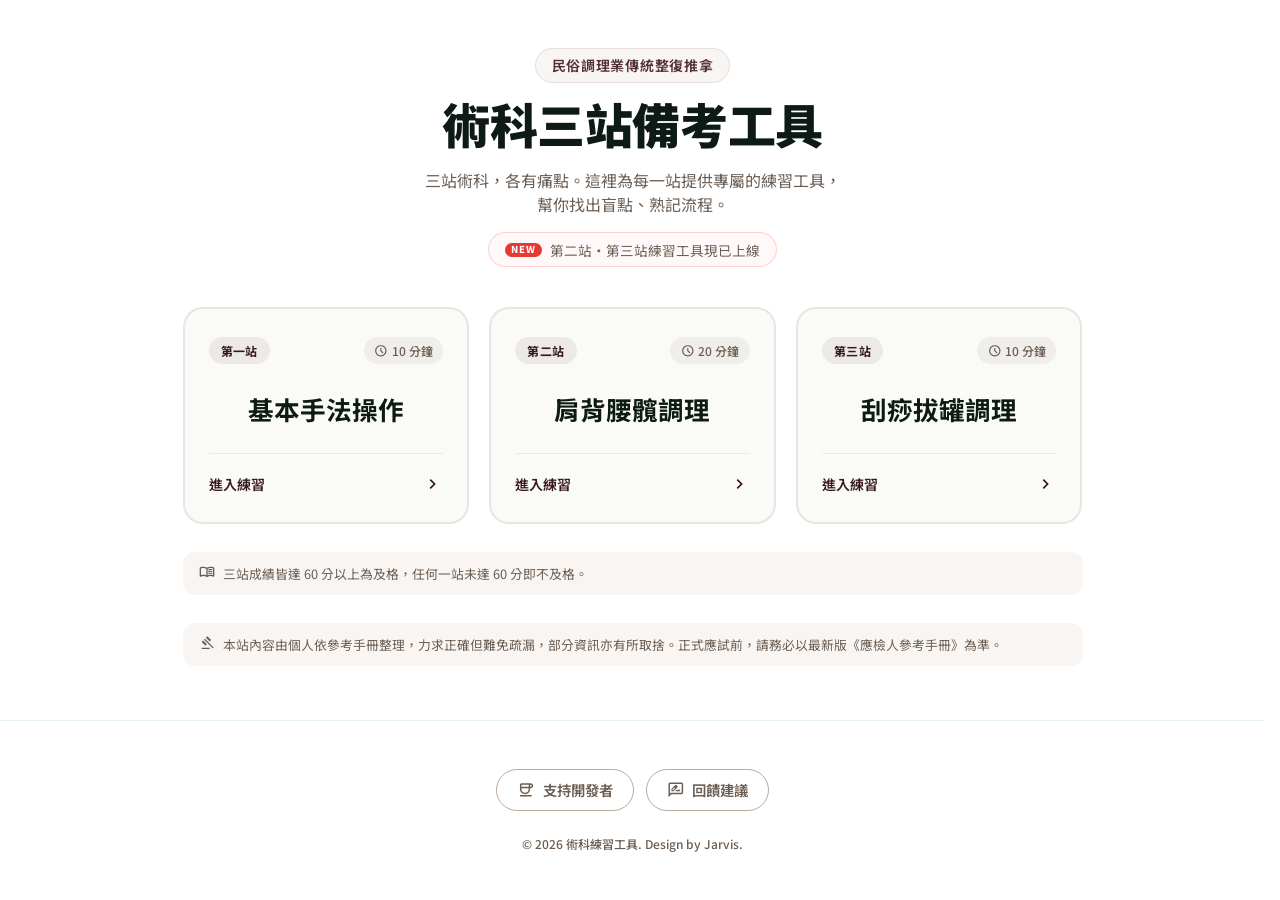
<file: index.html>
<!DOCTYPE html><html lang=zh-Hant><head><meta charset=utf-8><meta content="width=device-width,initial-scale=1" name=viewport><script src=analytics.js></script><title>推拿證照術科備考｜ShifuPlus 傳統整復推拿技術士三站練習工具</title><meta name=description content=民俗調理業傳統整復推拿技術士術科三站備考工具。推拿證照第一站十大手法抽題默寫、第二站肩背腰髖調理SOP流程、第三站刮痧拔罐操作程序，全方位備考一站搞定。><link rel=canonical href=https://shifuplus.com><meta property=og:site_name content="ShifuPlus 推拿術科備考工具"><meta property=og:title content="推拿證照術科備考｜ShifuPlus 傳統整復推拿技術士三站練習工具"><meta property=og:description content=民俗調理業傳統整復推拿技術士術科三站備考工具。第一站十大手法抽題、第二站調理SOP、第三站刮痧拔罐，全方位備考一站搞定。><meta property=og:url content=https://shifuplus.com><meta property=og:type content=website><script type=application/ld+json>{
      "@context": "https://schema.org",
      "@type": "WebSite",
      "name": "民俗調理業傳統整復推拿-術科練習工具",
      "url": "https://shifuplus.com"
    }</script><link href=https://fonts.googleapis.com rel=preconnect><link crossorigin="" href=https://fonts.gstatic.com rel=preconnect><link href="https://fonts.googleapis.com/css2?family=Lexend:wght@100..900&family=Noto+Sans+TC:wght@400;700;900&family=Noto+Sans:wght@100..900&display=swap" rel=stylesheet><link rel=preload href=icons.svg?v=85992046 as=fetch crossorigin><link rel=manifest href=manifest.json><link rel=icon type=image/png sizes=32x32 href=favicon-32.png><link rel=apple-touch-icon sizes=180x180 href=icon-180.png><link href="style.css?v=19369629" rel=stylesheet></head><body><div id=global-loader class=global-loader><div class=spinner></div></div><script>const loader=document.getElementById("global-loader");let isLoaderRemoved=!1;const hideLoader=()=>{loader&&!isLoaderRemoved&&(isLoaderRemoved=!0,loader.style.opacity="0",setTimeout(()=>loader.remove(),300))};Promise.all([document.fonts.load('1em "Noto Sans TC"'),document.fonts.load('1em "Lexend"')]).then(()=>requestAnimationFrame(hideLoader)).catch(hideLoader),setTimeout(hideLoader,3e3)</script><main class="main-content container"><section class=hero-section><span class=hero-subtitle>民俗調理業傳統整復推拿</span><h1 class=hero-title>術科三站備考工具</h1><p class=hero-desc>三站術科，各有痛點。這裡為每一站提供專屬的練習工具，<br class=desktop-only>幫你找出盲點、熟記流程。</p><div class=feature-notice><span class=badge-new>NEW</span> 第二站・第三站練習工具現已上線</div></section><section class=station-grid><a class=station-card href=station1.html><div class=station-card-top><span class=station-num-badge>第一站</span> <span class=station-time-badge><svg class=icon style=width:.85rem;height:.85rem;vertical-align:-2px aria-hidden=true><use href=icons.svg?v=85992046#icon-schedule></use></svg> 10 分鐘</span></div><div class=station-card-body><h2 class=station-name>基本手法操作</h2></div><div class=station-card-footer><span class=station-cta-text>進入練習</span> <svg class="icon station-arrow" aria-hidden=true><use href=icons.svg?v=85992046#icon-expand-more></use></svg></div></a><a class=station-card href=station2.html><div class=station-card-top><span class=station-num-badge>第二站</span> <span class=station-time-badge><svg class=icon style=width:.85rem;height:.85rem;vertical-align:-2px aria-hidden=true><use href=icons.svg?v=85992046#icon-schedule></use></svg> 20 分鐘</span></div><div class=station-card-body><h2 class=station-name>肩背腰髖調理</h2></div><div class=station-card-footer><span class=station-cta-text>進入練習</span> <svg class="icon station-arrow" aria-hidden=true><use href=icons.svg?v=85992046#icon-expand-more></use></svg></div></a><a class=station-card href=station3.html><div class=station-card-top><span class=station-num-badge>第三站</span> <span class=station-time-badge><svg class=icon style=width:.85rem;height:.85rem;vertical-align:-2px aria-hidden=true><use href=icons.svg?v=85992046#icon-schedule></use></svg> 10 分鐘</span></div><div class=station-card-body><h2 class=station-name>刮痧拔罐調理</h2></div><div class=station-card-footer><span class=station-cta-text>進入練習</span> <svg class="icon station-arrow" aria-hidden=true><use href=icons.svg?v=85992046#icon-expand-more></use></svg></div></a></section><div class=exam-note><svg class=icon style=width:1rem;height:1rem;color:var(--text-muted);flex-shrink:0 aria-hidden=true><use href=icons.svg?v=85992046#icon-menu-book></use></svg><p>三站成績皆達 60 分以上為及格，任何一站未達 60 分即不及格。</p></div><div class=exam-note><svg class=icon style=width:1rem;height:1rem;color:var(--text-muted);flex-shrink:0 aria-hidden=true><use href=icons.svg?v=85992046#icon-gavel></use></svg><p>本站內容由個人依參考手冊整理，力求正確但難免疏漏，部分資訊亦有所取捨。正式應試前，請務必以最新版《應檢人參考手冊》為準。</p></div></main><footer class=app-footer></footer><script src="footer.js?v=c1d1f37b"></script></body></html>
</file>
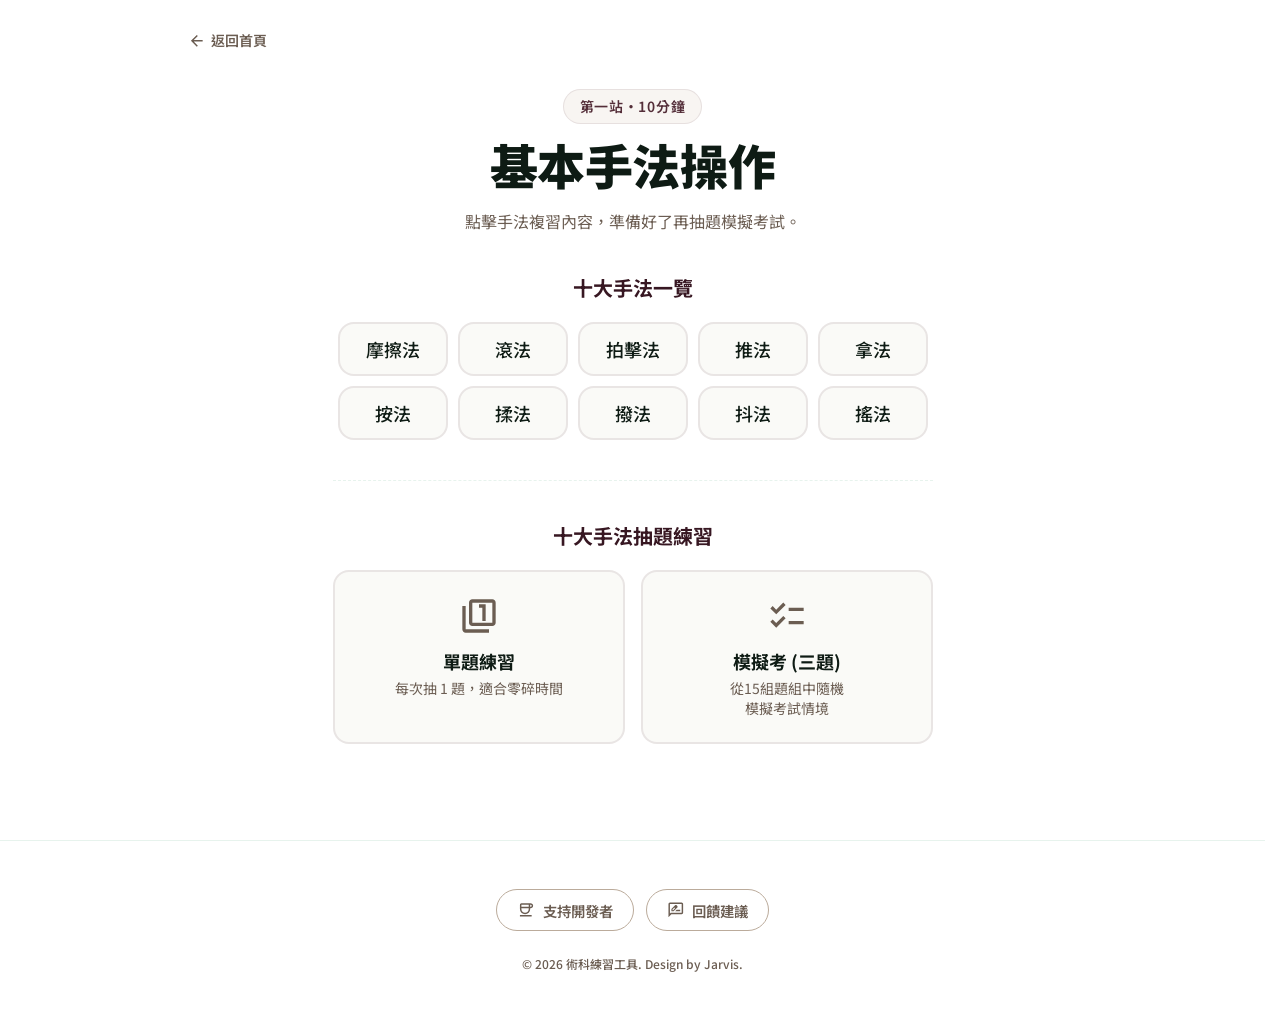
<file: station1.html>
<!DOCTYPE html><html lang=zh-Hant><head><meta charset=utf-8><meta content="width=device-width,initial-scale=1" name=viewport><script src=analytics.js></script><title>十大手法抽題練習｜ShifuPlus 推拿術科第一站備考工具</title><meta name=description content=推拿術科第一站備考工具。十大手法隨機抽題、15組模擬考題組，逐字默寫比對，幫助你高效準備推拿證照術科考試。><link rel=canonical href=https://shifuplus.com/station1.html><meta property=og:title content="十大手法抽題練習｜ShifuPlus 推拿術科第一站備考工具"><meta property=og:description content=十大手法隨機抽題、默寫練習與逐字比對，高效準備推拿證照術科第一站考試。><meta property=og:url content=https://shifuplus.com/station1.html><meta property=og:type content=website><link href=https://fonts.googleapis.com rel=preconnect><link crossorigin="" href=https://fonts.gstatic.com rel=preconnect><link href="https://fonts.googleapis.com/css2?family=Lexend:wght@100..900&amp;family=Noto+Sans+TC:wght@400;700;900&amp;family=Noto+Sans:wght@100..900&amp;display=swap" rel=stylesheet><link rel=preload href=icons.svg?v=85992046 as=fetch crossorigin><link rel=manifest href=manifest.json><link rel=icon type=image/png sizes=32x32 href=favicon-32.png><link rel=apple-touch-icon sizes=180x180 href=icon-180.png><link href="style.css?v=19369629" rel=stylesheet></head><body><div id=global-loader class=global-loader><div class=spinner></div></div><script>const loader=document.getElementById("global-loader");let isLoaderRemoved=!1;const hideLoader=()=>{loader&&!isLoaderRemoved&&(isLoaderRemoved=!0,loader.style.opacity="0",setTimeout(()=>loader.remove(),300))};Promise.all([document.fonts.load('1em "Noto Sans TC"'),document.fonts.load('1em "Lexend"')]).then(()=>requestAnimationFrame(hideLoader)).catch(hideLoader),setTimeout(hideLoader,3e3)</script><main class="main-content container"><div class=breadcrumb><button id=btn-breadcrumb-back class=breadcrumb-back><svg class=icon aria-hidden=true><use href=icons.svg?v=85992046#icon-arrow-back></use></svg> <span id=breadcrumb-label>返回首頁</span></button></div><section class=hero-section><span class=hero-subtitle>第一站・10分鐘</span><h1 class=hero-title id=hero-title>基本手法操作</h1><p id=result-set-info class="result-set-info hidden"></p><p class=hero-desc>點擊手法複習內容，準備好了再抽題模擬考試。</p></section><section id=view-intro class=view-section><div class=intro-group><h2 class=intro-group-title>十大手法一覽</h2><div class=chip-container><div class=chip>摩擦法</div><div class=chip>滾法</div><div class=chip>拍擊法</div><div class=chip>推法</div><div class=chip>拿法</div><div class=chip>按法</div><div class=chip>揉法</div><div class=chip>撥法</div><div class=chip>抖法</div><div class=chip>搖法</div></div></div><hr class=intro-divider><div class=intro-group><h2 class=intro-group-title>十大手法抽題練習</h2><div class=mode-selection-cards><div class=mode-card-label id=card-single data-mode=single><input class=hidden-radio name=practice_mode type=radio value=single><div class=mode-card-content><svg class="icon card-icon" aria-hidden=true><use href=icons.svg?v=85992046#icon-filter-1></use></svg><div class=mode-text><h3>單題練習</h3><p>每次抽 1 題，適合零碎時間</p></div></div></div><div class=mode-card-label id=card-exam data-mode=exam><input class=hidden-radio name=practice_mode type=radio value=exam><div class=mode-card-content><svg class="icon card-icon" aria-hidden=true><use href=icons.svg?v=85992046#icon-checklist></use></svg><div class=mode-text><h3>模擬考 (三題)</h3><p>從15組題組中隨機<br>模擬考試情境</p></div></div></div></div></div></section><section id=view-result class="view-section hidden"><div class=card-display></div><button class=btn-primary id=btn-draw><svg class=icon aria-hidden=true><use href=icons.svg?v=85992046#icon-refresh></use></svg> <span>再次抽取</span></button><div class=reference-section style=margin-top:1.5rem><input class=hidden id=flow-hint-toggle type=checkbox> <label class=ref-toggle-label for=flow-hint-toggle><div class=flex-center style=gap:.75rem><svg class=icon style=color:var(--color-primary) aria-hidden=true><use href=icons.svg?v=85992046#icon-checklist></use></svg> <span style=color:var(--text-main)>考試流程提示</span></div><svg class="icon toggle-icon" style=color:var(--text-muted) aria-hidden=true><use href=icons.svg?v=85992046#icon-expand-more></use></svg></label><div class=ref-content><div class=flow-hint-body><div class=flow-hint-group><h4 class=flow-hint-title>操作前準備</h4><ul class=flow-hint-list><li>推拿椅清潔消毒（清水擦拭 → 75% 酒精擦拭）並擦乾</li><li>乾式洗手：內・外・夾・弓・大・立・腕，每部位至少搓洗 5 次</li><li>詢問並確認被操作者坐姿舒適</li></ul></div><div class=flow-hint-group><h4 class=flow-hint-title>操作中注意</h4><ul class=flow-hint-list><li>被操作者面向推拿椅採<strong>跨坐姿勢</strong></li><li>依題組<strong>順序</strong>操作 3 種手法（順序錯誤<strong>該手法</strong>不給分）</li><li>操作部位：上肢的<strong>前臂部、上臂部或肩關節部位</strong></li><li>每種手法口述：操作定義 → 操作要領 → 適用部位 → 調理效果</li><li>每個部位操作至少 <strong>6 次</strong>以上</li><li>操作姿勢：三七步或弓步站立</li></ul></div></div></div></div><div class=reference-section style=margin-top:1rem><input class=hidden id=s1-rules-toggle type=checkbox> <label class=ref-toggle-label for=s1-rules-toggle><div class=flex-center style=gap:.75rem><svg class=icon style=color:#b91c1c aria-hidden=true><use href=icons.svg?v=85992046#icon-gavel></use></svg> <span style=color:var(--text-main)>考試規則提醒</span> <span class=sop-warn-badge>扣分條件・及格標準</span></div><svg class="icon toggle-icon" style=color:var(--text-muted) aria-hidden=true><use href=icons.svg?v=85992046#icon-expand-more></use></svg></label><div class=ref-content id=exam-rules-content></div></div></section><div class="modal-overlay hidden" id=detail-modal><div class=modal-content><div class=modal-header><h2 class=modal-title id=modal-title>手法名稱</h2><button class=btn-close id=btn-close-modal><svg class=icon aria-hidden=true><use href=icons.svg?v=85992046#icon-close></use></svg></button></div><div class=modal-tabs><button class="modal-tab is-active" data-tab=detail><svg class=icon aria-hidden=true><use href=icons.svg?v=85992046#icon-menu-book></use></svg> <span>詳細說明</span></button> <button class=modal-tab data-tab=practice><svg class=icon aria-hidden=true><use href=icons.svg?v=85992046#icon-rate-review></use></svg> <span>默寫練習</span></button> <button class=modal-tab data-tab=record><svg class=icon aria-hidden=true><use href=icons.svg?v=85992046#icon-mic></use></svg> <span>錄音練習</span></button></div><div class=modal-body><div class=modal-panel id=modal-panel-detail><div class=modal-desc id=modal-desc></div></div><div class="modal-panel hidden" id=modal-panel-practice></div><div class="modal-panel hidden" id=modal-panel-record></div></div></div></div></main><footer class=app-footer></footer><script src="sop-script.js?v=380af964"></script><script src="data.js?v=17876dba"></script><script src="script.js?v=8160d054"></script><script src="footer.js?v=c1d1f37b"></script></body></html>
</file>
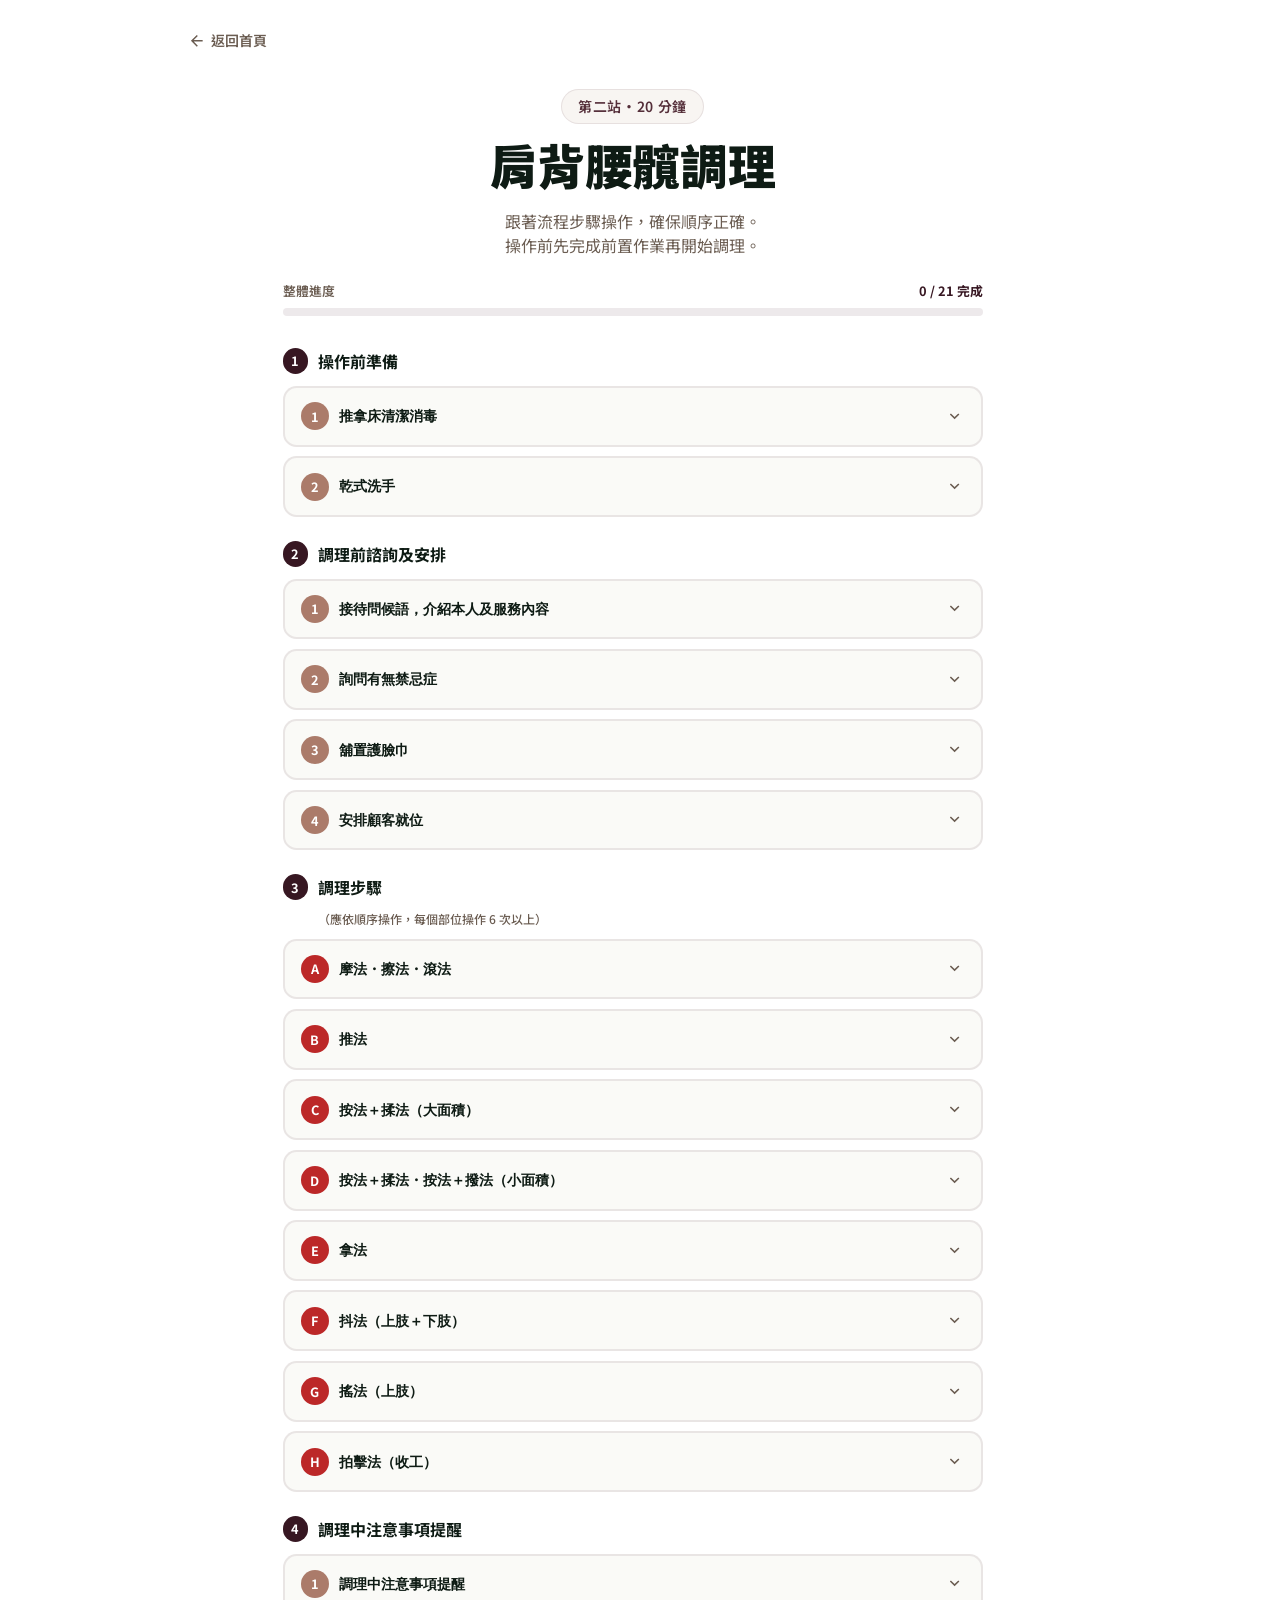
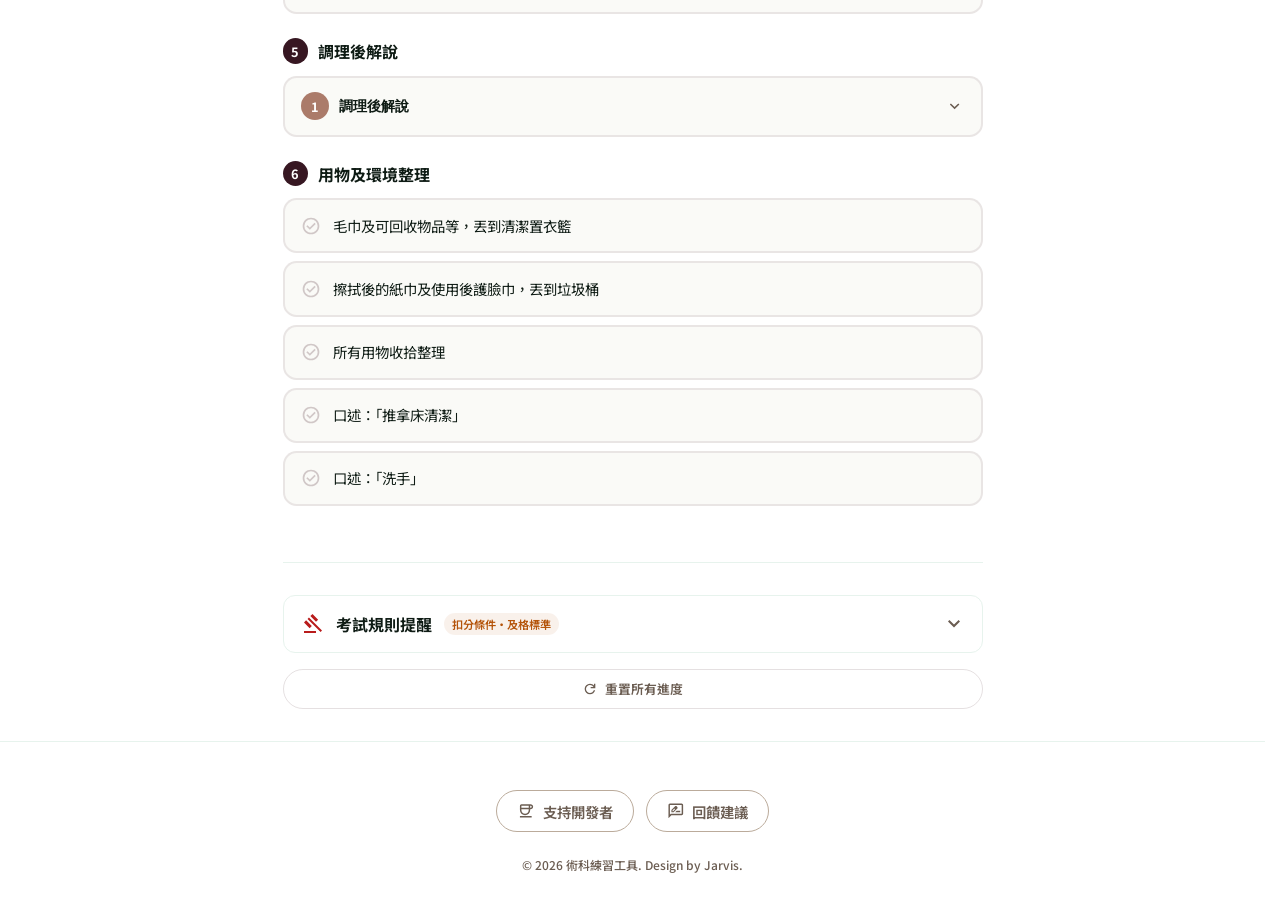
<file: station2.html>
<!DOCTYPE html><html lang=zh-Hant><head><meta charset=utf-8><meta content="width=device-width,initial-scale=1" name=viewport><script src=analytics.js></script><title>肩背腰髖調理SOP｜ShifuPlus 推拿術科第二站備考工具</title><meta name=description content=推拿術科第二站備考工具。肩背腰髖調理8步驟互動SOP，含完整口述腳本，準備推拿證照術科考試不丟分。><link rel=canonical href=https://shifuplus.com/station2.html><meta property=og:title content="肩背腰髖調理SOP｜ShifuPlus 推拿術科第二站備考工具"><meta property=og:description content=互動式SOP流程卡，8個調理步驟逐步引導，含口述腳本，準備推拿證照術科第二站不丟分。><meta property=og:url content=https://shifuplus.com/station2.html><meta property=og:type content=website><link href=https://fonts.googleapis.com rel=preconnect><link crossorigin="" href=https://fonts.gstatic.com rel=preconnect><link href="https://fonts.googleapis.com/css2?family=Lexend:wght@100..900&amp;family=Noto+Sans+TC:wght@400;700;900&amp;family=Noto+Sans:wght@100..900&amp;display=swap" rel=stylesheet><link rel=preload href=icons.svg?v=85992046 as=fetch crossorigin><link rel=manifest href=manifest.json><link rel=icon type=image/png sizes=32x32 href=favicon-32.png><link rel=apple-touch-icon sizes=180x180 href=icon-180.png><link href="style.css?v=19369629" rel=stylesheet></head><body><div id=global-loader class=global-loader><div class=spinner></div></div><script>const loader=document.getElementById("global-loader");let isLoaderRemoved=!1;const hideLoader=()=>{loader&&!isLoaderRemoved&&(isLoaderRemoved=!0,loader.style.opacity="0",setTimeout(()=>loader.remove(),300))};Promise.all([document.fonts.load('1em "Noto Sans TC"'),document.fonts.load('1em "Lexend"')]).then(()=>requestAnimationFrame(hideLoader)).catch(hideLoader),setTimeout(hideLoader,3e3)</script><main class="main-content container"><div class=breadcrumb><a href=index.html class=breadcrumb-back><svg class=icon aria-hidden=true><use href=icons.svg?v=85992046#icon-arrow-back></use></svg> <span>返回首頁</span></a></div><section class=hero-section style=margin-bottom:1.5rem><span class=hero-subtitle>第二站・20 分鐘</span><h1 class=hero-title>肩背腰髖調理</h1><p class=hero-desc>跟著流程步驟操作，確保順序正確。<br>操作前先完成前置作業再開始調理。</p></section><div class=progress-bar-wrap><div class=progress-info><span class=progress-label>整體進度</span> <span class=progress-fraction><span id=done-count>0</span> / <span id=total-count>21</span> 完成</span></div><div class=progress-track><div class=progress-fill id=progress-fill style=width:0%></div></div></div><section class=sop-section><h2 class=sop-section-title><span class=sop-section-num>1</span> 操作前準備</h2><div class=step-cards-group id=pre-steps></div></section><section class=sop-section><h2 class=sop-section-title><span class=sop-section-num>2</span> 調理前諮詢及安排</h2><div class=step-cards-group id=consult-steps></div></section><section class=sop-section><h2 class=sop-section-title><span class=sop-section-num>3</span> 調理步驟 <span class=sop-section-note>（應依順序操作，每個部位操作 6 次以上）</span></h2><div class=step-cards-group id=step-cards></div></section><section class=sop-section><h2 class=sop-section-title><span class=sop-section-num>4</span> 調理中注意事項提醒</h2><div class=step-cards-group id=warning-step></div></section><section class=sop-section><h2 class=sop-section-title><span class=sop-section-num>5</span> 調理後解說</h2><div class=step-cards-group id=aftercare-step></div></section><section class=sop-section><h2 class=sop-section-title><span class=sop-section-num>6</span> 用物及環境整理</h2><div class=checklist-group id=checklist-finish></div></section><div class=reference-section><input class=hidden id=s2-rules-toggle type=checkbox> <label class=ref-toggle-label for=s2-rules-toggle><div class=flex-center style=gap:.75rem><svg class=icon style=color:#b91c1c aria-hidden=true><use href=icons.svg?v=85992046#icon-gavel></use></svg> <span style=color:var(--text-main)>考試規則提醒</span> <span class=sop-warn-badge>扣分條件・及格標準</span></div><svg class="icon toggle-icon" style=color:var(--text-muted) aria-hidden=true><use href=icons.svg?v=85992046#icon-expand-more></use></svg></label><div class=ref-content id=exam-rules-content></div></div><button class=btn-reset id=btn-reset><svg class=icon aria-hidden=true><use href=icons.svg?v=85992046#icon-refresh></use></svg> <span>重置所有進度</span></button></main><footer class=app-footer></footer><script src="sop-script.js?v=380af964"></script><script src="station2-data.js?v=17876dba"></script><script src="station2-script.js?v=16744911"></script><script src="footer.js?v=c1d1f37b"></script></body></html>
</file>
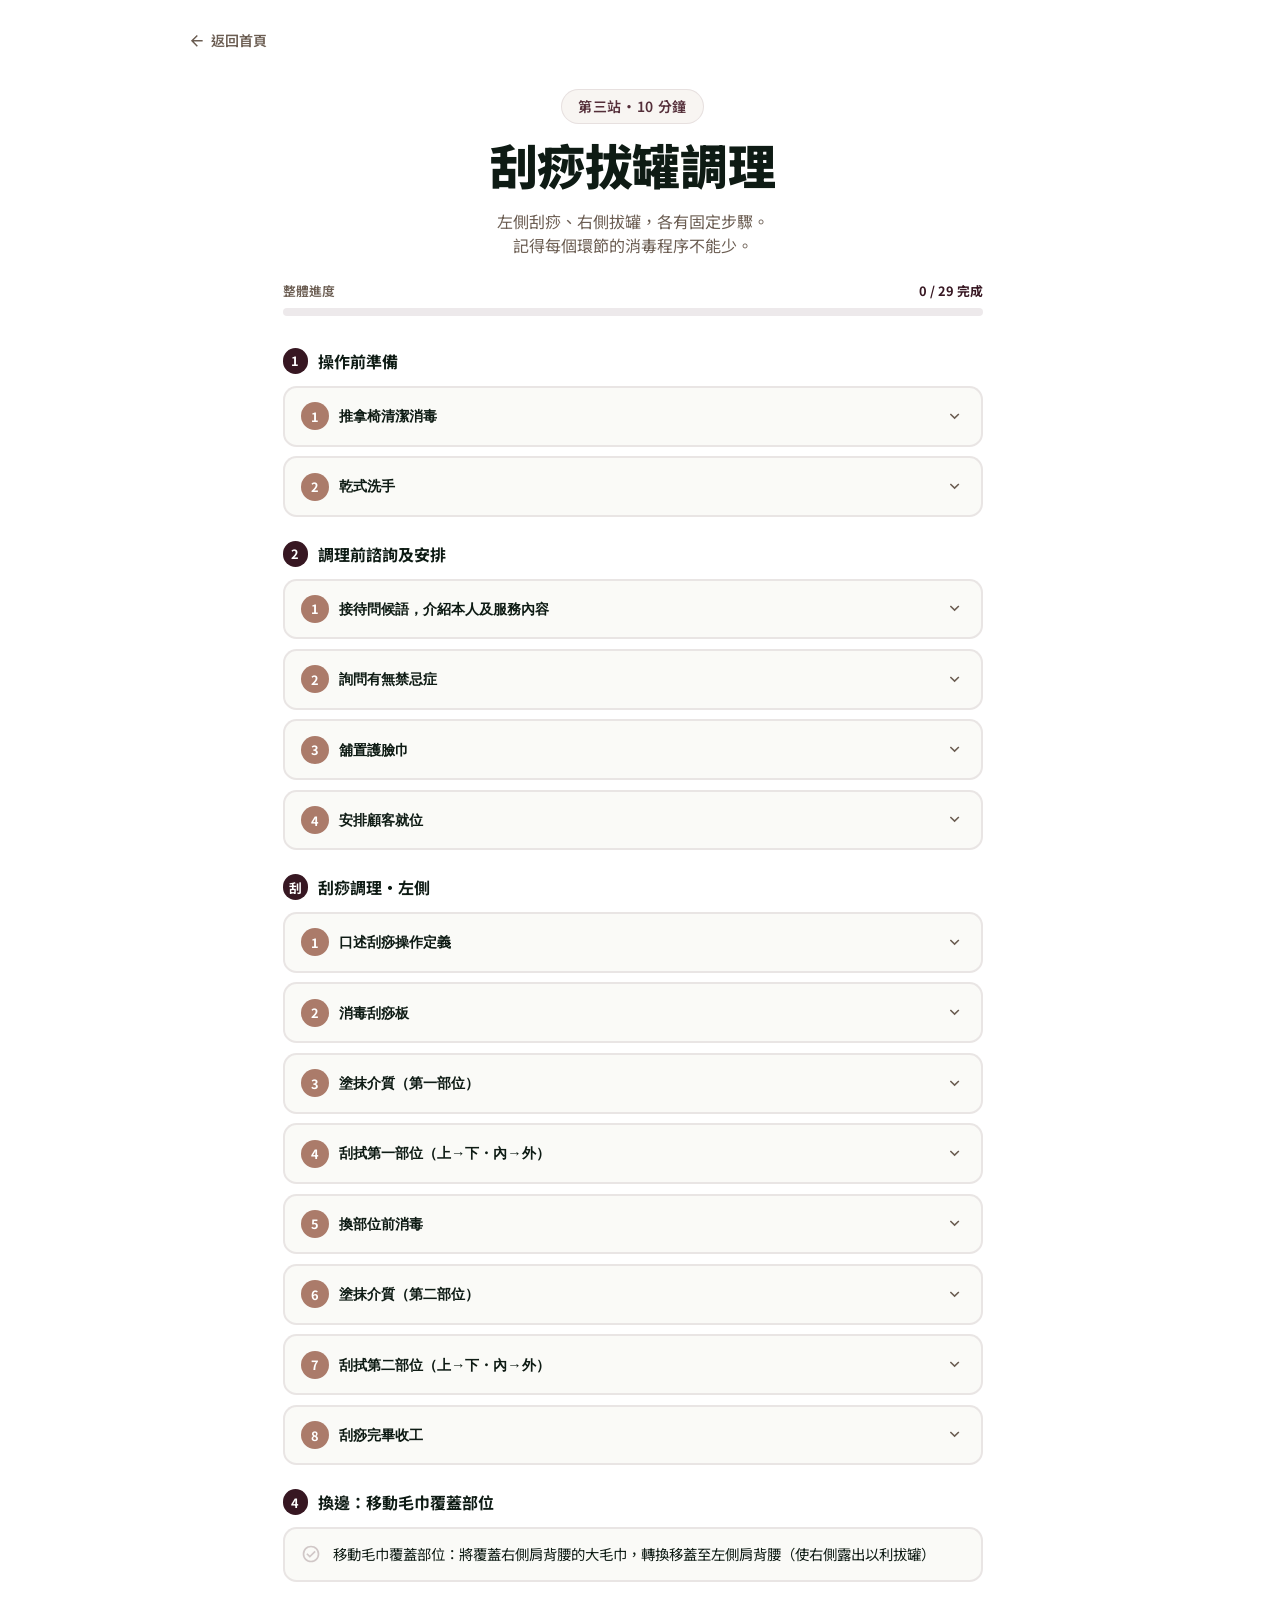
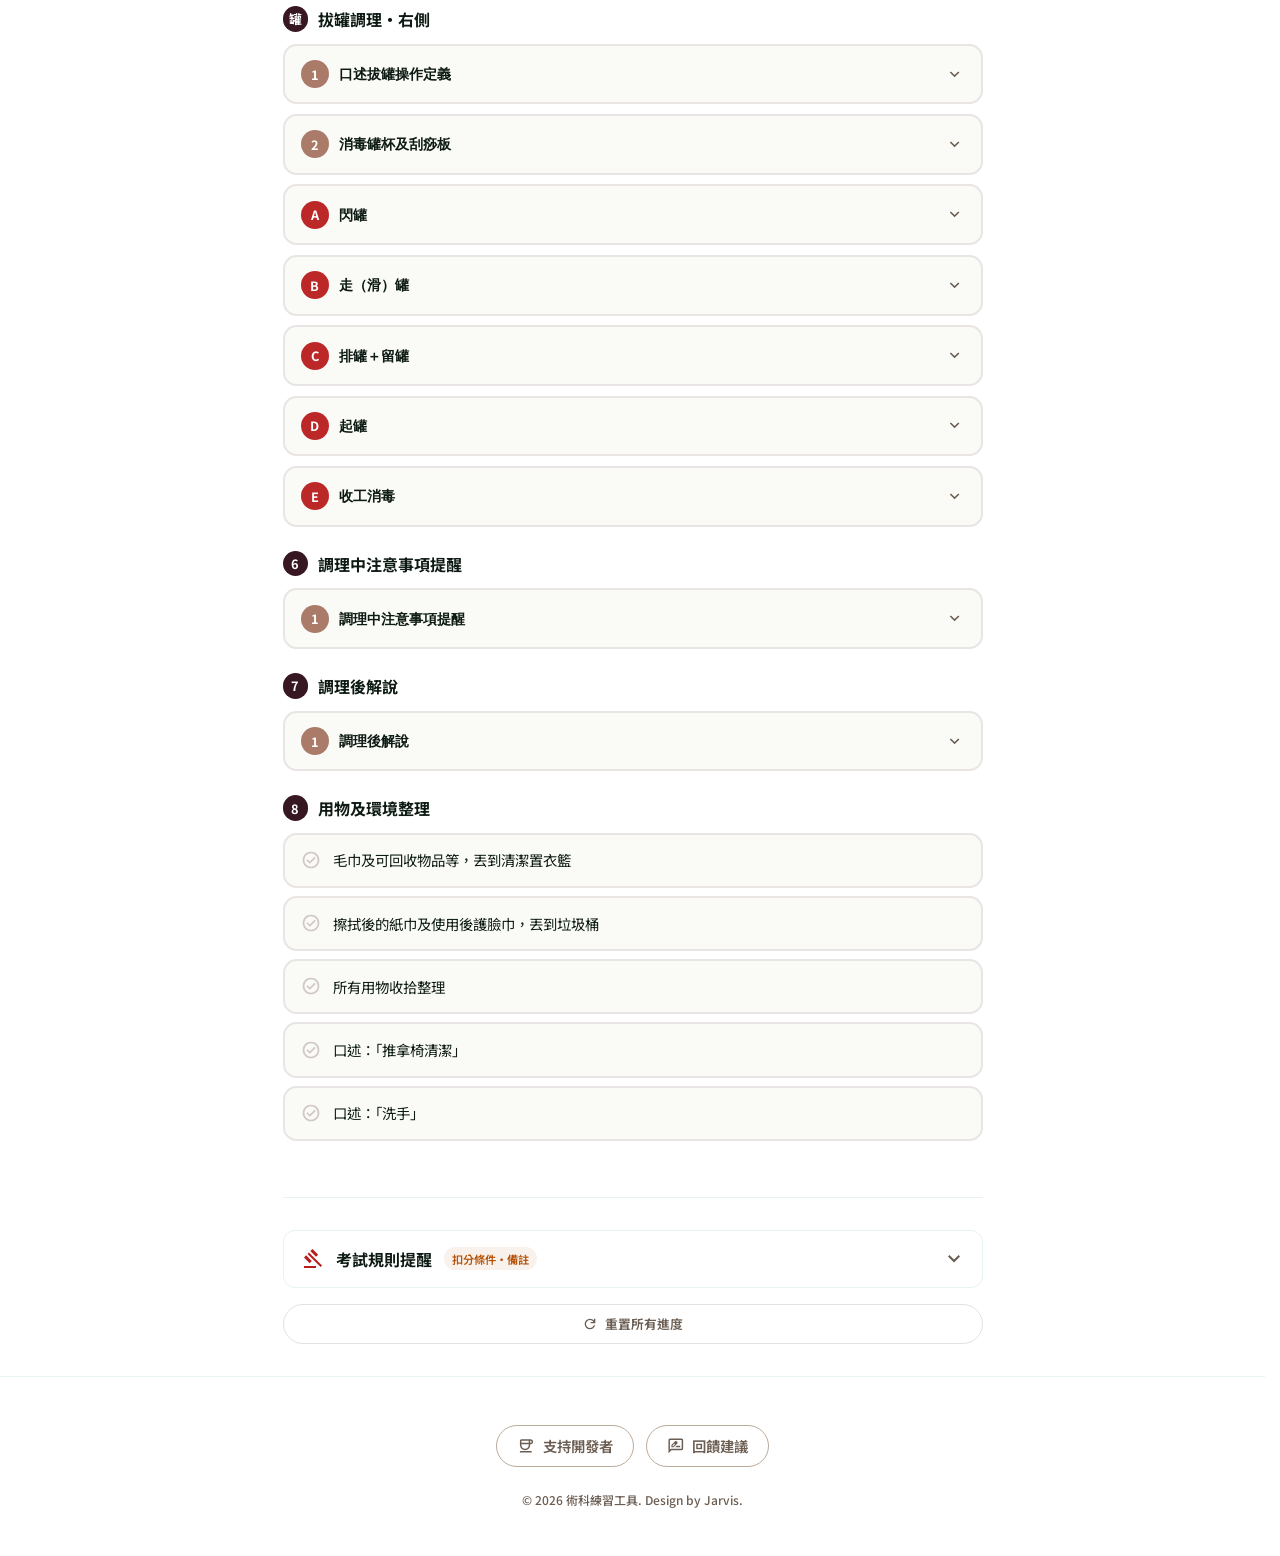
<file: station3.html>
<!DOCTYPE html><html lang=zh-Hant><head><meta charset=utf-8><meta content="width=device-width,initial-scale=1" name=viewport><script src=analytics.js></script><title>刮痧拔罐調理SOP｜ShifuPlus 推拿術科第三站備考工具</title><meta name=description content=推拿術科第三站備考工具。刮痧拔罐調理分段SOP，含消毒步驟與口述腳本，準備推拿證照術科考試不漏步驟。><link rel=canonical href=https://shifuplus.com/station3.html><meta property=og:title content="刮痧拔罐調理SOP｜ShifuPlus 推拿術科第三站備考工具"><meta property=og:description content=刮痧與拔罐分段SOP，含消毒步驟與口述腳本，準備推拿證照術科第三站不漏步驟。><meta property=og:url content=https://shifuplus.com/station3.html><meta property=og:type content=website><link href=https://fonts.googleapis.com rel=preconnect><link crossorigin="" href=https://fonts.gstatic.com rel=preconnect><link href="https://fonts.googleapis.com/css2?family=Lexend:wght@100..900&amp;family=Noto+Sans+TC:wght@400;700;900&amp;family=Noto+Sans:wght@100..900&amp;display=swap" rel=stylesheet><link rel=preload href=icons.svg?v=85992046 as=fetch crossorigin><link rel=manifest href=manifest.json><link rel=icon type=image/png sizes=32x32 href=favicon-32.png><link rel=apple-touch-icon sizes=180x180 href=icon-180.png><link href="style.css?v=19369629" rel=stylesheet></head><body><div id=global-loader class=global-loader><div class=spinner></div></div><script>const loader=document.getElementById("global-loader");let isLoaderRemoved=!1;const hideLoader=()=>{loader&&!isLoaderRemoved&&(isLoaderRemoved=!0,loader.style.opacity="0",setTimeout(()=>loader.remove(),300))};Promise.all([document.fonts.load('1em "Noto Sans TC"'),document.fonts.load('1em "Lexend"')]).then(()=>requestAnimationFrame(hideLoader)).catch(hideLoader),setTimeout(hideLoader,3e3)</script><main class="main-content container"><div class=breadcrumb><a href=index.html class=breadcrumb-back><svg class=icon aria-hidden=true><use href=icons.svg?v=85992046#icon-arrow-back></use></svg> <span>返回首頁</span></a></div><section class=hero-section style=margin-bottom:1.5rem><span class=hero-subtitle>第三站・10 分鐘</span><h1 class=hero-title>刮痧拔罐調理</h1><p class=hero-desc>左側刮痧、右側拔罐，各有固定步驟。<br>記得每個環節的消毒程序不能少。</p></section><div class=progress-bar-wrap><div class=progress-info><span class=progress-label>整體進度</span> <span class=progress-fraction><span id=done-count>0</span> / <span id=total-count>29</span> 完成</span></div><div class=progress-track><div class=progress-fill id=progress-fill style=width:0%></div></div></div><section class=sop-section><h2 class=sop-section-title><span class=sop-section-num>1</span> 操作前準備</h2><div class=step-cards-group id=pre-steps></div></section><section class=sop-section><h2 class=sop-section-title><span class=sop-section-num>2</span> 調理前諮詢及安排</h2><div class=step-cards-group id=consult-steps></div></section><section class=sop-section><h2 class=sop-section-title><span class="sop-section-num s3-guasha">刮</span> 刮痧調理・左側</h2><div class=step-cards-group id=guasha-steps></div></section><section class=sop-section><h2 class=sop-section-title><span class=sop-section-num>4</span> 換邊：移動毛巾覆蓋部位</h2><div class=checklist-group id=checklist-move></div></section><section class=sop-section><h2 class=sop-section-title><span class="sop-section-num s3-baguan">罐</span> 拔罐調理・右側</h2><div class=step-cards-group id=baguan-steps></div></section><section class=sop-section><h2 class=sop-section-title><span class=sop-section-num>6</span> 調理中注意事項提醒</h2><div class=step-cards-group id=warning-step></div></section><section class=sop-section><h2 class=sop-section-title><span class=sop-section-num>7</span> 調理後解說</h2><div class=step-cards-group id=aftercare-step></div></section><section class=sop-section><h2 class=sop-section-title><span class=sop-section-num>8</span> 用物及環境整理</h2><div class=checklist-group id=checklist-finish></div></section><div class=reference-section><input class=hidden id=s3-rules-toggle type=checkbox> <label class=ref-toggle-label for=s3-rules-toggle><div class=flex-center style=gap:.75rem><svg class=icon style=color:#b91c1c aria-hidden=true><use href=icons.svg?v=85992046#icon-gavel></use></svg> <span style=color:var(--text-main)>考試規則提醒</span> <span class=sop-warn-badge>扣分條件・備註</span></div><svg class="icon toggle-icon" style=color:var(--text-muted) aria-hidden=true><use href=icons.svg?v=85992046#icon-expand-more></use></svg></label><div class=ref-content id=exam-rules-content></div></div><button class=btn-reset id=btn-reset><svg class=icon aria-hidden=true><use href=icons.svg?v=85992046#icon-refresh></use></svg> <span>重置所有進度</span></button></main><footer class=app-footer></footer><script src="sop-script.js?v=380af964"></script><script src="station3-data.js?v=4d419302"></script><script src="station3-script.js?v=26f8ef91"></script><script src="footer.js?v=c1d1f37b"></script></body></html>
</file>
<file: style.css>
:root{--color-primary:#371722;--color-primary-hover:#542e39;--color-secondary:#BBAB9B;--color-secondary-hover:#a89587;--color-bg-light:#FFFFFF;--text-main:#0e1b14;--text-muted:#6B5D52;--text-white:#ffffff;--font-heading:"Noto Sans TC",sans-serif;--font-body:"Noto Sans TC","Noto Sans",sans-serif;--border-light:#e7f3ed;--shadow-card:0 4px 30px rgba(0, 0, 0, 0.08);--shadow-btn:0 4px 14px rgba(55, 23, 34, 0.4);--color-card-bg:#fafaf7}*{box-sizing:border-box;margin:0;padding:0}html{scrollbar-gutter:stable}body{font-family:var(--font-body);background-color:var(--color-bg-light);color:var(--text-main);min-height:100vh;display:flex;flex-direction:column;transition:background-color .3s ease}.icon{width:24px;height:24px;fill:currentColor;display:inline-block;vertical-align:middle;flex-shrink:0;user-select:none;overflow:visible}.icon.icon-sm{width:1.1rem;height:1.1rem}.container{width:100%;max-width:1024px;margin:0 auto;padding:0 1rem}.flex-center{display:flex;align-items:center;justify-content:center}.flex-col{display:flex;flex-direction:column}.hidden{display:none!important}.app-header{width:100%;border-bottom:1px solid var(--border-light);background-color:rgba(255,255,255,.5);backdrop-filter:blur(12px);position:sticky;top:0;z-index:50;padding:.75rem 0}.header-content{display:flex;align-items:center;justify-content:space-between}.brand{display:flex;align-items:center;gap:.75rem}.brand-icon{width:2rem;height:2rem;background-color:var(--color-secondary);color:var(--color-primary);border-radius:50%;display:flex;align-items:center;justify-content:center}.brand-title{font-family:var(--font-heading);font-weight:700;font-size:1.125rem;line-height:1.25}.main-content{flex:1;padding:1.5rem 1rem 2rem;width:100%;display:flex;flex-direction:column;align-items:center}.hero-section{text-align:center;margin-top:1.5rem;margin-bottom:2.5rem}.hero-title{font-size:2.25rem;font-family:var(--font-heading);font-weight:900;line-height:1.2;color:var(--text-main);margin-top:.75rem;letter-spacing:-.01em}.hero-subtitle{display:inline-block;padding:.4rem 1rem;background-color:#f8f5f2;color:#542e39;border-radius:2rem;font-size:.875rem;font-weight:600;letter-spacing:.05em;border:1px solid rgba(84,46,57,.1)}.hero-desc{color:var(--text-muted);font-size:1rem;max-width:600px;margin-top:1rem;max-width:600px;margin-left:auto;margin-right:auto}.view-section{width:100%;display:flex;flex-direction:column;align-items:center;align-items:center;animation:slideUpFade .3s ease-out}@keyframes fadeIn{from{opacity:0}to{opacity:1}}@keyframes slideUpFade{from{opacity:0;transform:translateY(10px)}to{opacity:1;transform:translateY(0)}}.intro-group{width:100%;max-width:600px;display:flex;flex-direction:column;align-items:center;margin-bottom:2rem}.intro-group-title{display:flex;align-items:center;gap:.5rem;font-size:1.25rem;font-weight:700;color:var(--color-primary);margin-bottom:1.25rem}.intro-group-desc{color:var(--text-muted);font-size:.875rem;margin-bottom:1.5rem;text-align:center}.intro-divider{border:none;border-top:1px dashed var(--border-light);width:100%;max-width:600px;margin:.5rem 0 2.5rem 0}.mode-card-label.is-selected .mode-card-content{border-color:var(--color-primary);background-color:#fbf9f8;box-shadow:0 0 0 2px rgba(55,23,34,.1)}.mode-card-label.is-selected .card-icon{color:var(--color-primary)}.mode-card-label.is-selected .mode-text h3{color:var(--color-primary);font-weight:700}.btn-primary:disabled{background-color:var(--border-light);color:var(--text-muted);cursor:not-allowed;box-shadow:none;transform:none}.result-header{width:100%;max-width:700px;display:flex;align-items:center;justify-content:space-between;margin-bottom:1.5rem}#result-title{font-size:1.25rem;color:var(--text-main)}.mode-selection-cards{display:grid;grid-template-columns:1fr;gap:1rem;width:100%;max-width:600px;margin-bottom:2rem}@media (min-width:640px){.mode-selection-cards{grid-template-columns:1fr 1fr}}.mode-card-label{cursor:pointer;user-select:none;position:relative}.hidden-radio{position:absolute;opacity:0;width:0;height:0}.mode-card-content{background-color:var(--color-card-bg);border:2px solid rgba(84,46,57,.1);border-radius:1rem;padding:1.5rem;display:flex;flex-direction:column;align-items:center;text-align:center;transition:all .2s cubic-bezier(.25, .8, .25, 1);height:100%}.mode-card-label:hover .mode-card-content{border-color:var(--color-secondary);box-shadow:0 4px 12px rgba(0,0,0,.05)}.hidden-radio:checked+.mode-card-content{border-color:var(--color-primary);background-color:#fbf9f8;box-shadow:0 0 0 2px rgba(55,23,34,.1)}.card-icon{width:2.5rem!important;height:2.5rem!important;color:var(--text-muted);margin-bottom:.75rem;transition:color .2s}.hidden-radio:checked+.mode-card-content .card-icon{color:var(--color-primary)}.mode-text h3{font-size:1.125rem;color:var(--text-main);margin-bottom:.25rem}.hidden-radio:checked+.mode-card-content .mode-text h3{color:var(--color-primary);font-weight:700}.mode-text p{font-size:.875rem;color:var(--text-muted)}.card-display{width:100%;max-width:600px;margin:0 auto}.technique-card{background:var(--color-card-bg);border-radius:1rem;overflow:hidden;box-shadow:var(--shadow-card);display:flex;flex-direction:column;margin-bottom:1.5rem;border:2px solid rgba(84,46,57,.1);animation:scaleUpFade .4s cubic-bezier(.16,1,.3,1) backwards}.technique-card:first-child{animation-delay:50ms}.technique-card:nth-child(2){animation-delay:.15s}.technique-card:nth-child(3){animation-delay:.25s}@keyframes scaleUpFade{from{opacity:0;transform:translateY(20px) scale(.95)}to{opacity:1;transform:translateY(0) scale(1)}}.card-actions{display:flex;border-top:1px solid var(--border-light)}.btn-practice,.btn-record-open{flex:1;padding:1rem;background-color:#fff;border:none;color:var(--text-muted);font-size:.875rem;font-weight:600;font-family:var(--font-body);cursor:pointer;display:flex;align-items:center;justify-content:center;gap:.5rem;transition:background-color .2s,color .2s}.btn-practice{border-right:1px solid var(--border-light)}.btn-practice.is-open,.btn-practice:hover,.btn-record-open.is-open,.btn-record-open:hover{background-color:rgba(55,23,34,.03);color:var(--color-primary)}.feature-notice{display:inline-flex;align-items:center;gap:.5rem;background-color:#fff8f8;border:1px solid rgba(229,57,53,.2);border-radius:9999px;padding:.4rem 1rem;font-size:.85rem;color:var(--text-muted);margin-top:1rem}.badge-new{font-size:.6rem;font-weight:800;letter-spacing:.08em;color:#fff;background-color:#e53935;padding:.15rem .4rem;border-radius:9999px;line-height:1;flex-shrink:0}.card-practice,.card-record{display:flex;flex-direction:column;gap:1.5rem;padding:1.25rem 1.5rem 1.5rem;background-color:#fff;border-top:1px solid var(--border-light)}.card-record .record-hint{margin-bottom:0}.card-header-area{padding:2rem;text-align:center;background-color:rgba(255,255,255,.3);border-bottom:1px solid var(--border-light);display:flex;flex-direction:column;align-items:center;justify-content:center;min-height:140px}.card-title{color:var(--color-primary);font-size:2.5rem;font-weight:700;letter-spacing:.05em;margin-bottom:.5rem}.eng-title{color:var(--text-muted);font-size:.875rem;font-weight:600;text-transform:uppercase;letter-spacing:.1em}.badge{background-color:var(--color-secondary);color:var(--text-white);padding:.25rem .75rem;border-radius:9999px;font-size:.75rem;font-weight:700;margin-bottom:1rem;display:inline-block}.card-content{display:none}.reveal-hint{padding:1rem;color:var(--text-muted);font-size:.875rem;text-align:center;display:flex;align-items:center;justify-content:center;gap:.5rem;background-color:#fff;border-top:1px solid var(--border-light)}.modal-overlay{position:fixed;inset:0;background-color:rgba(0,0,0,.6);z-index:1000;display:flex;align-items:center;justify-content:center;padding:1rem;overflow:hidden;animation:fadeIn .2s ease-out}.modal-content{background:#fff;width:100%;max-width:500px;max-height:85vh;border-radius:1.5rem;box-shadow:0 20px 25px -5px rgba(0,0,0,.1),0 10px 10px -5px rgba(0,0,0,.04);position:relative;display:flex;flex-direction:column;overflow:hidden;animation:slideUp .2s cubic-bezier(.16,1,.3,1)}.modal-header{padding:2.5rem 2rem 1.5rem;position:relative;background-color:#fff;flex-shrink:0;border-bottom:1px solid var(--border-light);text-align:center}@keyframes slideUp{from{transform:translateY(20px);opacity:0}to{transform:translateY(0);opacity:1}}.btn-close{position:absolute;top:50%;right:1.25rem;transform:translateY(-50%);background:#f3f4f6;border:none;width:2.5rem;height:2.5rem;border-radius:50%;display:flex;align-items:center;justify-content:center;cursor:pointer;color:var(--text-muted);transition:all .2s}.btn-close:hover{background:#e5e7eb;color:var(--text-main)}.modal-tabs{display:flex;flex-shrink:0;border-bottom:1px solid var(--border-light);background-color:#fff}.modal-tab{flex:1;display:flex;align-items:center;justify-content:center;gap:.4rem;padding:.85rem .5rem;background:0 0;border:none;border-bottom:2px solid transparent;font-family:var(--font-body);font-size:.875rem;font-weight:600;color:var(--text-muted);cursor:pointer;transition:color .2s,border-color .2s;margin-bottom:-1px}.modal-tab .icon{width:1rem;height:1rem}.modal-tab:hover{color:var(--color-primary)}.modal-tab.is-active{color:var(--color-primary);border-bottom-color:var(--color-primary)}.modal-panel{width:100%;text-align:left}.modal-body{flex:1;overflow-y:auto;padding:2rem 2rem 2.5rem;text-align:center;scroll-behavior:smooth}.modal-title{font-size:2rem;color:var(--color-primary);margin-bottom:0}.modal-eng{color:var(--text-muted);font-weight:600;text-transform:uppercase;letter-spacing:.05em;font-size:.875rem}.divider{height:2px;width:40px;background-color:var(--color-secondary);margin:1.5rem auto;border-radius:2px}.modal-desc{font-size:1.125rem;line-height:1.6;color:var(--text-main);text-align:left}.detail-section{margin-bottom:1.5rem}.detail-section:last-child{margin-bottom:0}.detail-section h4{color:var(--color-primary);font-size:1.25rem;font-weight:700;margin-bottom:.5rem;position:relative;padding-left:1rem;display:flex;align-items:center}.detail-section h4::before{content:'';position:absolute;left:0;width:4px;height:1.25rem;background-color:var(--color-secondary);border-radius:2px}.detail-section ul{list-style:none;padding:0}.detail-section li{position:relative;padding-left:1.5rem;margin-bottom:.35rem;color:var(--text-main)}.detail-section li::before{content:'•';position:absolute;left:.25rem;color:var(--color-secondary);font-weight:700}.detail-section li strong{color:var(--color-primary-hover);font-weight:700}.btn-primary,.btn-secondary{height:3.5rem;padding:0 2rem;border-radius:.75rem;font-size:1.125rem;font-weight:700;display:flex;align-items:center;justify-content:center;gap:.5rem;border:none;cursor:pointer;box-shadow:var(--shadow-btn);transition:all .2s;margin-top:1.5rem;width:100%;max-width:320px}.btn-primary{background-color:var(--color-primary);color:var(--text-white)}.btn-secondary{background-color:var(--color-secondary);color:#3e2f24}.btn-primary:hover{background-color:var(--color-primary-hover);transform:translateY(-1px)}.btn-secondary:hover{background-color:var(--color-secondary-hover);transform:translateY(-1px)}.btn-text{background:0 0;border:none;color:var(--text-muted);font-weight:600;display:flex;align-items:center;gap:.25rem;cursor:pointer;padding:.5rem;border-radius:.5rem;font-size:.9rem}.btn-text:hover{background-color:rgba(0,0,0,.03);color:var(--text-main)}.reference-section{width:100%;max-width:700px;border-top:1px solid var(--border-light);margin-top:2rem;padding-top:2rem}.ref-toggle-label{display:flex;align-items:center;justify-content:space-between;width:100%;padding:1rem;background:#fff;border:1px solid var(--border-light);border-radius:.75rem;cursor:pointer;font-weight:700;transition:all .2s}.ref-toggle-label:hover{box-shadow:0 1px 2px rgba(0,0,0,.05)}.ref-content{overflow:hidden;max-height:0;opacity:0;transition:all .5s ease;margin-top:0}.reference-section input[type=checkbox]:checked~.ref-content{max-height:1200px;opacity:1;margin-top:1.5rem}.toggle-icon{transition:transform .2s ease}.reference-section input[type=checkbox]:checked~.ref-toggle-label .toggle-icon{transform:rotate(180deg)}.chip-container{display:flex;flex-wrap:wrap;gap:.625rem;justify-content:center}.chip{flex:0 1 calc(20% - 0.625rem);min-width:5rem;padding:.75rem .5rem;background-color:var(--color-card-bg);border:2px solid rgba(84,46,57,.1);border-radius:1rem;font-size:1.125rem;font-weight:500;color:var(--text-main);text-align:center;cursor:pointer;transition:border-color .2s,box-shadow .2s,color .2s}.chip:hover{border-color:var(--color-secondary);box-shadow:0 4px 12px rgba(0,0,0,.05);color:var(--color-primary)}.app-footer{background-color:#fff;border-top:1px solid var(--border-light);padding:3rem 1rem;width:100%;margin-top:auto}.copyright{font-size:.75rem;color:var(--text-muted);margin-top:1.5rem;font-weight:500}.footer-actions{display:flex;gap:.75rem;flex-wrap:wrap;justify-content:center}.btn-coffee{display:inline-flex;align-items:center;gap:.5rem;background-color:transparent;color:var(--text-muted);border:1px solid var(--color-secondary);padding:.6rem 1.25rem;border-radius:9999px;font-weight:600;font-family:var(--font-heading);text-decoration:none;box-shadow:none;transition:all .2s ease;font-size:.9rem}.btn-coffee:hover{transform:translateY(-1px);border-color:var(--color-primary);color:var(--color-primary);background-color:rgba(187,171,155,.1);box-shadow:0 2px 8px rgba(0,0,0,.05)}.btn-coffee .icon{width:1.1rem;height:1.1rem}.text-red{color:#e53e3e}@media (min-width:768px){.hero-title{font-size:3rem}}.practice-input{width:100%;min-height:160px;padding:.875rem 1rem;border:1.5px solid rgba(84,46,57,.15);border-radius:.75rem;font-family:var(--font-body);font-size:1rem;color:var(--text-main);background-color:var(--color-card-bg);resize:vertical;line-height:1.7;transition:border-color .2s}@media (max-width:480px){.modal-overlay{padding:.5rem}.modal-body{padding:0 0 1.5rem}#modal-panel-detail{padding:1.5rem 1.5rem 0}#modal-panel-record{padding:1.5rem 1.5rem 0}#modal-panel-practice{padding:1rem .75rem 0}#modal-panel-practice .card-practice{padding-left:0;padding-right:0}.practice-input{min-height:200px}}.practice-input::placeholder{color:var(--color-secondary);opacity:.7}.practice-input:focus{outline:0;border-color:rgba(84,46,57,.4)}.practice-actions{display:flex;justify-content:flex-end}.btn-compare{display:inline-flex;align-items:center;gap:.4rem;padding:.65rem 1.25rem;background-color:var(--color-primary);color:#fff;border:none;border-radius:.65rem;font-size:.9rem;font-weight:700;font-family:var(--font-body);cursor:pointer;transition:background-color .2s,transform .15s}.btn-compare:hover{background-color:var(--color-primary-hover);transform:translateY(-1px)}.diff-result{display:flex;flex-direction:column;gap:1rem;background-color:var(--color-card-bg);border:1.5px solid rgba(84,46,57,.1);border-radius:.75rem;padding:1.25rem}.diff-sections{display:flex;flex-direction:column;gap:1rem}.diff-label-row{font-size:1rem;font-weight:700;letter-spacing:.06em;margin-bottom:.3rem;padding-left:.6rem;border-left:3px solid var(--color-secondary);display:flex;align-items:center;flex-wrap:wrap;gap:1px}.diff-label--extra{color:var(--text-muted);font-size:.75rem}.diff-text{font-size:1rem;line-height:2.2;word-break:break-all;letter-spacing:.03em}.diff-correct{color:var(--text-main)}.diff-wrong{color:#b91c1c;background-color:#fee2e2;border-radius:2px}.diff-missing{color:#b91c1c;background-color:#fecaca;border-radius:2px}.diff-extra{color:#9ca3af;background-color:#f9fafb;border-radius:2px;text-decoration:line-through}.diff-score{font-size:.875rem;font-weight:700;color:var(--text-muted);text-align:right}.diff-score--perfect{color:#15803d}.diff-legend{display:flex;gap:1rem;flex-wrap:wrap;font-size:.8rem;font-weight:600;color:var(--text-muted)}.legend-item{display:flex;align-items:center;gap:.3rem}.btn-retry{display:flex;align-items:center;justify-content:center;gap:.4rem;width:100%;padding:.7rem;background-color:transparent;color:var(--text-muted);border:1.5px dashed rgba(84,46,57,.25);border-radius:.65rem;font-size:.875rem;font-weight:600;font-family:var(--font-body);cursor:pointer;transition:all .2s}.btn-retry:hover{border-color:var(--color-primary);color:var(--color-primary);background-color:rgba(55,23,34,.03)}.breadcrumb{width:100%;max-width:900px;margin-bottom:.5rem}.result-set-info{display:inline-block;font-size:.8rem;font-weight:500;color:var(--text-muted);background:rgba(55,23,34,.05);border:1px solid rgba(55,23,34,.12);border-radius:2rem;padding:.2rem .75rem;margin-top:.35rem}.record-hint{font-size:.8rem;color:var(--text-muted);text-align:center;margin-bottom:1.5rem}.record-answer{margin-top:1.75rem;padding-top:1.25rem;border-top:1px dashed var(--border-light)}.record-controls{display:flex;justify-content:center;align-items:center;gap:.75rem;margin-bottom:1.25rem}.btn-record{display:inline-flex;align-items:center;gap:.5rem;padding:.875rem 2rem;background-color:var(--color-primary);color:#fff;border:none;border-radius:2rem;font-size:1rem;font-weight:600;cursor:pointer;transition:background-color .2s,transform .1s}.btn-record:hover{background-color:var(--color-primary-hover)}.btn-record.is-recording{background-color:#b91c1c;animation:pulse-record 1.4s ease-in-out infinite}@keyframes pulse-record{0%,100%{box-shadow:0 0 0 0 rgba(185,28,28,.4)}50%{box-shadow:0 0 0 8px rgba(185,28,28,0)}}.record-playback{display:flex;flex-direction:column;align-items:center;gap:.875rem}.record-audio{width:100%;border-radius:.5rem}.btn-pause{display:inline-flex;align-items:center;gap:.4rem;padding:.875rem 1.25rem;background:0 0;border:1.5px solid rgba(84,46,57,.2);border-radius:2rem;font-size:.9rem;color:var(--text-muted);cursor:pointer;transition:border-color .2s,color .2s}.btn-pause:hover{border-color:var(--color-primary);color:var(--color-primary)}.btn-pause.is-paused{border-color:#d97706;color:#d97706}.btn-rerecord{display:inline-flex;align-items:center;gap:.4rem;padding:.5rem 1.25rem;background:0 0;border:1.5px solid rgba(84,46,57,.2);border-radius:2rem;font-size:.875rem;color:var(--text-muted);cursor:pointer;transition:border-color .2s,color .2s}.btn-rerecord:hover{border-color:var(--color-primary);color:var(--color-primary)}.breadcrumb-back{display:inline-flex;align-items:center;gap:.35rem;font-size:.875rem;font-weight:600;color:var(--text-muted);text-decoration:none;padding:.4rem .75rem .4rem .35rem;border-radius:2rem;transition:color .2s,background-color .2s;border:none;background:0 0;cursor:pointer;font-family:inherit}.breadcrumb-back:hover{color:var(--color-primary);background-color:rgba(55,23,34,.05)}.breadcrumb-back .icon{width:1.1rem;height:1.1rem}.flow-hint-body{display:flex;flex-direction:column;gap:1rem;padding:.25rem 0}.flow-hint-group{display:flex;flex-direction:column;gap:.4rem}.flow-hint-title{font-size:.8rem;font-weight:700;color:var(--color-primary);letter-spacing:.04em;text-transform:uppercase}.flow-hint-list{list-style:none;display:flex;flex-direction:column;gap:.4rem;padding-left:0}.flow-hint-list li{font-size:.875rem;color:var(--text-muted);line-height:1.55;padding-left:1.1rem;position:relative}.flow-hint-list li::before{content:'•';position:absolute;left:0;color:var(--color-secondary);font-size:1rem}.desktop-only{display:none}@media (min-width:768px){.desktop-only{display:inline}}.station-grid{display:grid;grid-template-columns:1fr;gap:1rem;width:100%;max-width:520px;animation:slideUpFade .3s ease-out}@media (min-width:860px){.station-grid{grid-template-columns:repeat(3,1fr);max-width:900px;gap:1.25rem}}.station-card{display:flex;flex-direction:column;background-color:var(--color-card-bg);border:2px solid rgba(84,46,57,.1);border-radius:1.25rem;padding:1.75rem 1.5rem;text-decoration:none;color:var(--text-main);transition:transform .2s ease,box-shadow .2s ease,border-color .2s ease;cursor:pointer}.station-card.is-disabled{opacity:.3;cursor:not-allowed;pointer-events:none}.station-card:hover{transform:translateY(-4px);box-shadow:0 8px 32px rgba(55,23,34,.12);border-color:rgba(84,46,57,.28)}.station-card-top{display:flex;justify-content:space-between;align-items:center;margin-bottom:1.75rem}.station-num-badge{font-size:.75rem;font-weight:700;color:var(--color-primary);background-color:rgba(55,23,34,.07);padding:.3rem .75rem;border-radius:2rem;letter-spacing:.04em}.station-time-badge{display:flex;align-items:center;gap:.25rem;font-size:.75rem;font-weight:500;color:var(--text-muted);background-color:#f0eeeb;padding:.3rem .65rem;border-radius:2rem}.station-card-body{flex:1;display:flex;flex-direction:column;gap:.5rem}.station-name{font-family:var(--font-heading);font-size:1.6rem;font-weight:700;color:var(--text-main);line-height:1.3;text-align:center}.station-desc{font-size:.875rem;color:var(--text-muted);line-height:1.65}.station-card-footer{display:flex;align-items:center;justify-content:space-between;margin-top:1.75rem;padding-top:1.25rem;border-top:1px solid rgba(84,46,57,.08)}.station-cta-text{font-size:.875rem;font-weight:600;color:var(--color-primary)}.station-arrow{width:1.25rem;height:1.25rem;color:var(--color-primary);transform:rotate(-90deg);display:inline-block;transition:transform .2s ease}.station-card:hover .station-arrow{transform:rotate(-90deg) translateX(-3px)}.exam-note{display:flex;align-items:flex-start;gap:.5rem;margin-top:1.75rem;padding:.75rem 1rem;background-color:#f8f5f2;border-radius:.75rem;max-width:900px;width:100%}.exam-note p{font-size:.8rem;color:var(--text-muted);line-height:1.5}.progress-bar-wrap{width:100%;max-width:700px;margin-bottom:2rem;display:flex;flex-direction:column;gap:.5rem;animation:slideUpFade .3s ease-out}.progress-info{display:flex;justify-content:space-between;align-items:center}.progress-label{font-size:.8rem;font-weight:600;color:var(--text-muted)}.progress-fraction{font-size:.8rem;font-weight:700;color:var(--color-primary)}.progress-track{width:100%;height:8px;background-color:rgba(84,46,57,.1);border-radius:99px;overflow:hidden}.progress-fill{height:100%;background-color:var(--color-primary);border-radius:99px;transition:width .4s ease}.progress-fill.is-complete{background-color:#15803d}.sop-section{width:100%;max-width:700px;margin-bottom:1.5rem;display:flex;flex-direction:column;gap:.75rem;animation:slideUpFade .3s ease-out}.sop-section-title{display:flex;align-items:center;flex-wrap:wrap;gap:.6rem;font-family:var(--font-heading);font-size:1rem;font-weight:700;color:var(--text-main)}.sop-section-num{display:inline-flex;align-items:center;justify-content:center;width:1.6rem;height:1.6rem;background-color:#371722;color:#fff;border-radius:50%;font-size:.8rem;font-weight:700;flex-shrink:0}.sop-section-note{flex-basis:100%;padding-left:calc(1.6rem + .6rem);font-size:.75rem;font-weight:500;color:var(--text-muted)}.checklist-group{display:flex;flex-direction:column;gap:.5rem}.checklist-item{display:flex;align-items:flex-start;gap:.75rem;padding:.9rem 1rem;background-color:var(--color-card-bg);border:2px solid rgba(84,46,57,.1);border-radius:.85rem;cursor:pointer;transition:border-color .2s,background-color .2s;user-select:none}.checklist-item:hover{border-color:rgba(84,46,57,.25)}.checklist-item.is-checked{background-color:rgba(21,128,61,.05);border-color:rgba(21,128,61,.3)}.checklist-checkbox{display:none}.checklist-icon{width:1.25rem;height:1.25rem;color:rgba(84,46,57,.25);flex-shrink:0;margin-top:.05rem;transition:color .2s}.checklist-item.is-checked .checklist-icon{color:#15803d}.checklist-text{font-size:.9rem;line-height:1.55;color:var(--text-main);transition:color .2s}.checklist-item.is-checked .checklist-text{color:var(--text-muted);text-decoration:line-through;text-decoration-color:rgba(21,128,61,0.4)}.step-cards-group{display:flex;flex-direction:column;gap:.6rem}.step-card{background-color:var(--color-card-bg);border:2px solid rgba(84,46,57,.1);border-radius:.85rem;overflow:hidden;transition:border-color .2s}.step-card.is-done{background-color:rgba(21,128,61,.04);border-color:rgba(21,128,61,.3)}.step-card-header{width:100%;display:flex;align-items:center;justify-content:space-between;padding:.9rem 1rem;background:0 0;border:none;cursor:pointer;text-align:left;gap:.5rem}.step-card-header-left{display:flex;align-items:center;gap:.65rem;flex:1;min-width:0}.step-card-header-right{display:flex;align-items:center;gap:.4rem;flex-shrink:0}.step-badge{display:inline-flex;align-items:center;justify-content:center;width:1.75rem;height:1.75rem;background-color:#ab7b6a;color:#fff;border-radius:50%;font-family:var(--font-heading);font-size:.8rem;font-weight:700;flex-shrink:0}.step-badge.badge-letter{background-color:#bc2828}.step-card.is-done .step-badge{background-color:#15803d}.step-title{font-size:.9rem;font-weight:600;color:var(--text-main);line-height:1.4}.step-done-mark{font-size:.85rem;font-weight:700;color:#15803d}.step-chevron{width:1.2rem;height:1.2rem;color:var(--text-muted);transition:transform .2s ease;flex-shrink:0}.step-card-body{padding:0 1rem 1rem;display:flex;flex-direction:column;gap:.85rem;border-top:1px solid rgba(84,46,57,.08)}.step-script-block{background-color:rgba(55,23,34,.04);border-left:3px solid var(--color-primary);border-radius:0 .5rem .5rem 0;padding:.75rem 1rem;margin-top:.75rem}.step-script-block.is-script{background-color:rgba(180,83,9,.06);border-left-color:#b45309}.step-script-label{font-size:.7rem;font-weight:700;color:var(--color-primary);letter-spacing:.06em;text-transform:uppercase;margin-bottom:.4rem}.step-script-block.is-script .step-script-label{color:#b45309}.step-script-text{font-size:.875rem;line-height:1.7;color:var(--text-main)}.step-tips-list{list-style:none;padding:0;display:flex;flex-direction:column;gap:.3rem}.step-tips-list li{font-size:.8rem;color:var(--text-muted);padding-left:1rem;position:relative;line-height:1.5}.step-tips-list li::before{content:'·';position:absolute;left:.2rem;color:var(--color-secondary);font-weight:700}.step-tips-list li.is-sub{padding-left:2rem}.step-tips-list li.is-sub::before{content:'·';left:1.2rem;font-weight:700;color:var(--color-secondary)}.btn-step-done{display:flex;align-items:center;justify-content:center;gap:.4rem;width:100%;padding:.65rem;background-color:transparent;color:var(--text-muted);border:1.5px dashed rgba(84,46,57,.25);border-radius:.65rem;font-size:.875rem;font-weight:600;font-family:var(--font-body);cursor:pointer;transition:all .2s}.btn-step-done:hover{border-color:#15803d;color:#15803d;background-color:rgba(21,128,61,.04)}.btn-step-done .icon{width:1.1rem;height:1.1rem}.sop-warn-badge{font-size:.7rem;font-weight:600;color:#b45309;background-color:rgba(180,83,9,.08);padding:.2rem .5rem;border-radius:2rem}.sop-warning-list{list-style:none;padding:0;display:flex;flex-direction:column;gap:.4rem}.sop-warning-item{font-size:.875rem;color:var(--text-muted);padding-left:1.25rem;position:relative;line-height:1.5}.sop-warning-item::before{content:'⚠';position:absolute;left:0;font-size:.75rem}.flow-hint-list-item{font-size:.875rem;color:var(--text-muted);padding-left:1.1rem;position:relative;line-height:1.55;list-style:none}.flow-hint-list-item::before{content:'□';position:absolute;left:0;color:var(--color-secondary);font-size:.8rem}.btn-reset{display:flex;align-items:center;justify-content:center;gap:.4rem;margin:1rem auto 0;padding:.6rem 1.25rem;background-color:transparent;color:var(--text-muted);border:1.5px solid rgba(84,46,57,.15);border-radius:2rem;font-size:.8rem;font-weight:600;font-family:var(--font-body);cursor:pointer;transition:all .2s}.btn-reset:hover{color:var(--color-primary);border-color:var(--color-primary);background-color:rgba(55,23,34,.04)}.btn-reset .icon{width:1rem;height:1rem}.reference-section+.reference-section,.reference-section~.btn-reset,.sop-section~.reference-section{max-width:700px;width:100%}.exam-rules-group{margin-bottom:1rem}.exam-rules-group:last-child{margin-bottom:0}.exam-rules-subtitle{font-size:.7rem;font-weight:700;color:var(--text-muted);letter-spacing:.06em;text-transform:uppercase;margin-bottom:.5rem}.exam-rules-list{list-style:none;padding:0;margin:0;display:flex;flex-direction:column;gap:.4rem}.exam-rule-item{font-size:.875rem;line-height:1.6;color:var(--text-main);padding-left:1rem;position:relative}.exam-rule-item::before{content:'•';position:absolute;left:0;color:var(--color-secondary);font-size:1rem}.sop-section-num.s3-guasha{background-color:#371722}.sop-section-num.s3-baguan{background-color:#371722}.s3-definition-block{background-color:rgba(180,83,9,.06);border-left:3px solid #b45309;border-radius:0 .65rem .65rem 0;padding:.75rem 1rem;margin-bottom:.25rem}.s3-definition-label{font-size:.7rem;font-weight:700;color:#b45309;letter-spacing:.06em;text-transform:uppercase;margin-bottom:.4rem}.s3-definition-text{font-size:.875rem;line-height:1.7;color:var(--text-main)}.global-loader{position:fixed;top:0;left:0;width:100vw;height:100vh;background-color:var(--color-bg-light);z-index:9999;display:flex;justify-content:center;align-items:center;transition:opacity .3s ease-out}.spinner{width:40px;height:40px;border:4px solid rgba(84,46,57,.1);border-top-color:var(--color-primary);border-radius:50%;animation:spin 1s linear infinite}@keyframes spin{to{transform:rotate(360deg)}}
</file>
